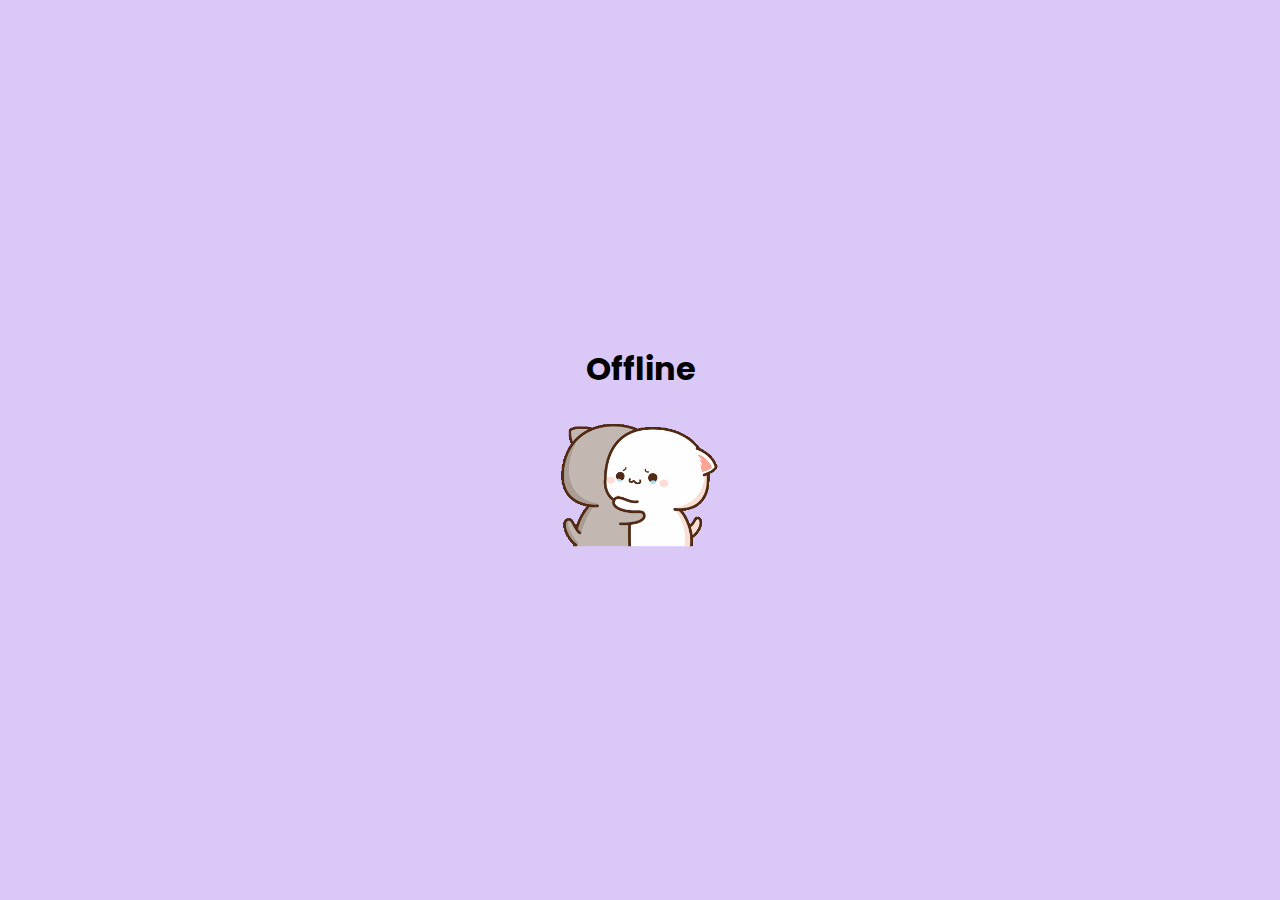
<file: index.html>
<!DOCTYPE html>
<html lang="pt-br">
<head>
    <link rel="stylesheet" href="iloveyou.css">
    <meta charset="UTF-8">
    <meta name="viewport" content="width=device-width, initial-scale=1.0">
    <title>I Love You</title>
</head>
<body>
    <main>
        <!--<div class="conteudos">
            <img src="narlison.png" alt=""></img>
            <h2>Coração do seu docinho❤️</h2>
            <p id="error-message">Dica pra senha -- Data Importante</p>
        </div>
        <form>
            <input type="text" name="nome" id="username"placeholder="Nome...">
            <input type="text" name="senha" id="password"placeholder="Senha...">
            <button class="shadow__btn" id="login-btn">Entrar</button>
        </form>-->
        
        <h1>Offline</h1>
        <img src="last-hold.gif" alt="" width="200px">
    </main>
    <script src="iloveyou.js"></script>
</body>
</html>
</file>
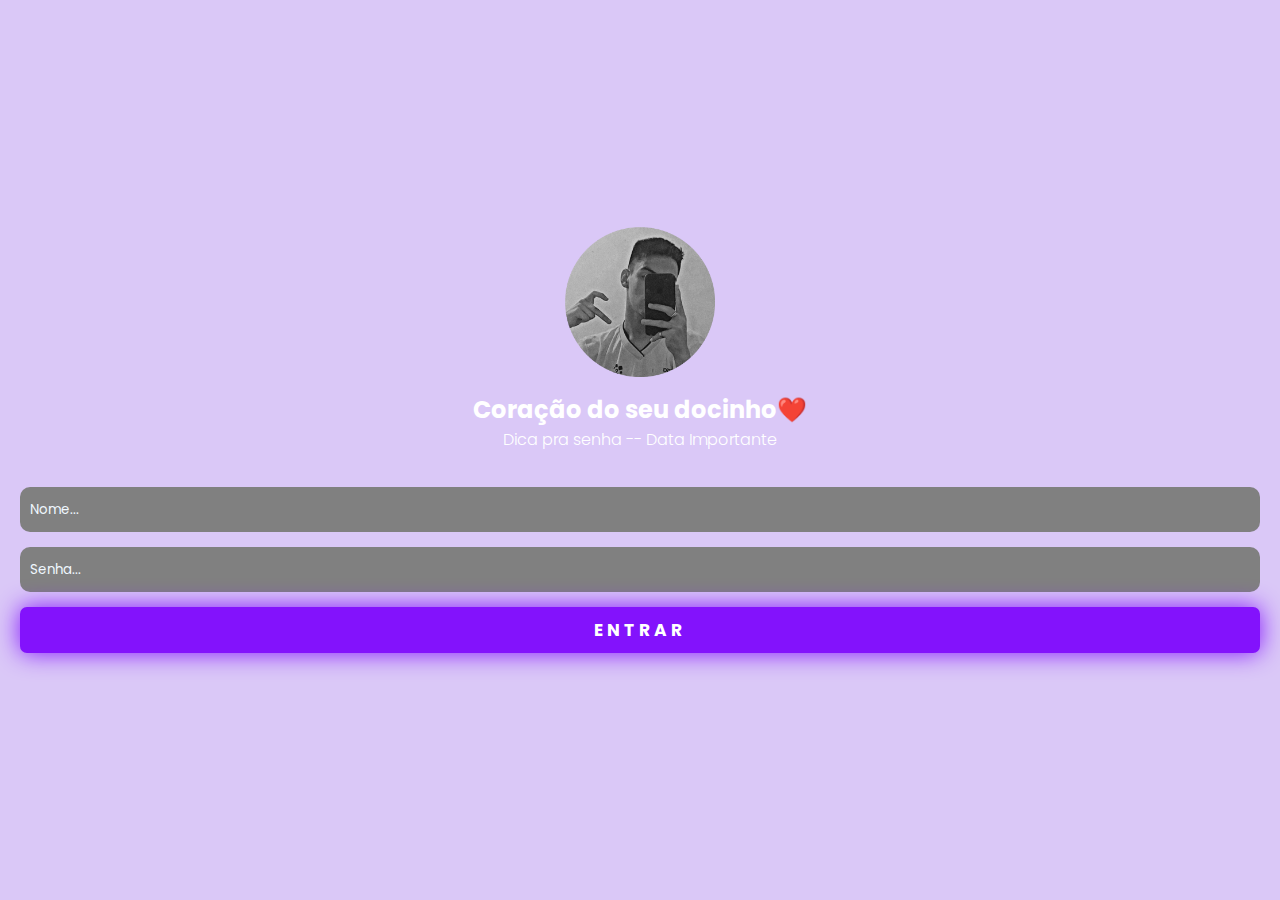
<file: 1-iloveyou.html>
<!DOCTYPE html>
<html lang="pt-br">
<head>
    <link rel="stylesheet" href="iloveyou.css">
    <meta charset="UTF-8">
    <meta name="viewport" content="width=device-width, initial-scale=1.0">
    <title>I Love You</title>
</head>
<body>
    <main>
        <div class="conteudos">
            <img src="narlison.png" alt=""></img>
            <h2>Coração do seu docinho❤️</h2>
            <p id="error-message">Dica pra senha -- Data Importante</p>
        </div>
        <form>
            <input type="text" name="nome" id="username"placeholder="Nome...">
            <input type="text" name="senha" id="password"placeholder="Senha...">
            <button class="shadow__btn" id="login-btn">Entrar</button>
        </form>
    </main>
    <script src="iloveyou.js"></script>
</body>
</html>
</file>
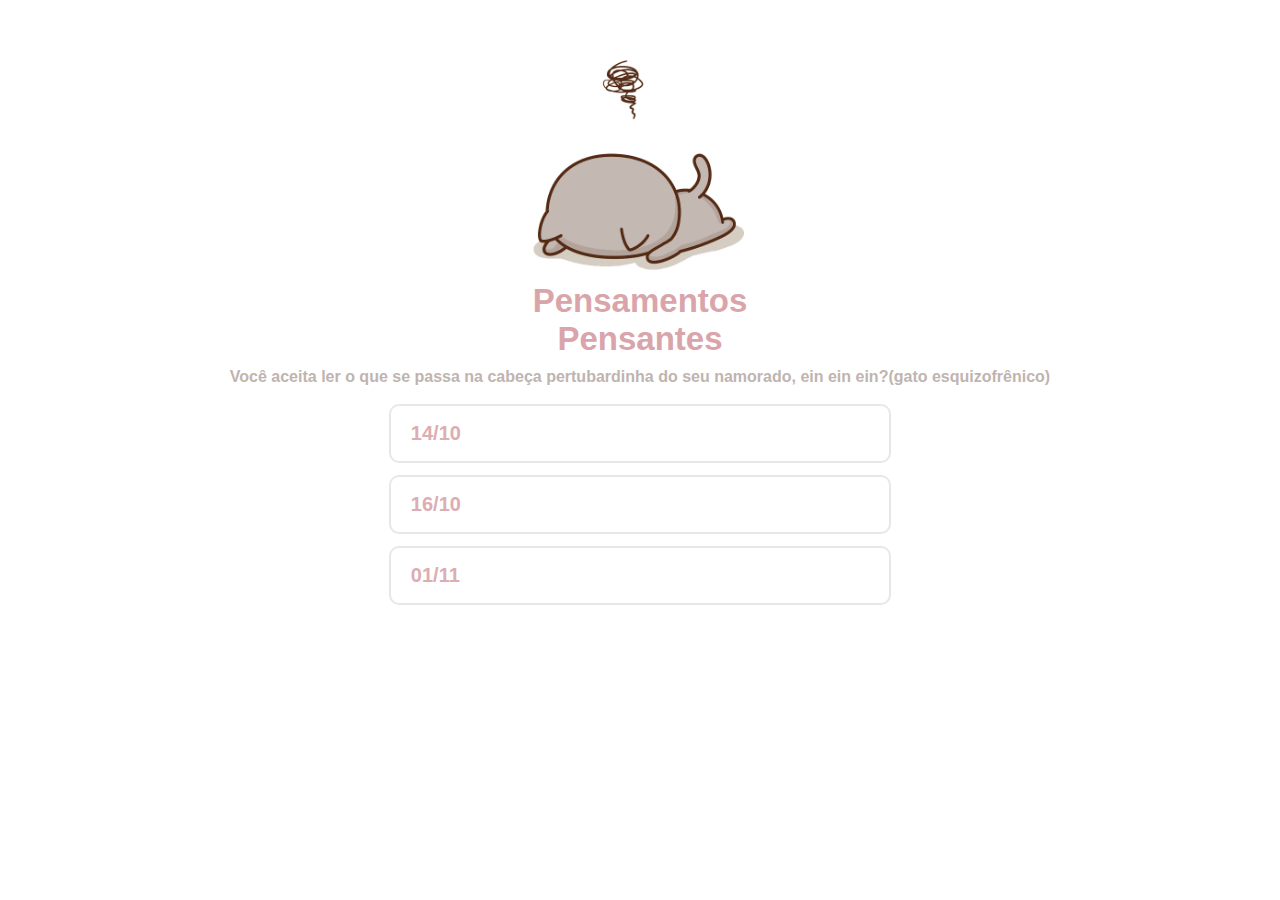
<file: 10-pensamentos.html>
<!DOCTYPE html>
<html>

<head>
  <link rel="stylesheet" href="pensamento.css">
  <meta charset="UTF-8">
  <meta name="viewport" content="width=device-width, initial-scale=1">
  <title>Pensamentos Pensantes</title>
</head>

<body>
  <nav>
    <img src="gatito-pensante.gif" alt="" class="gatinho-pensando">
    <h1 class="titulo">Pensamentos</h1>
    <h2 class="sub-titulo">Pensantes</h2>
    <p class="paragrafo-inicial">Você aceita ler o que se passa na cabeça pertubardinha do seu namorado, ein ein ein?(gato esquizofrênico)</p>
  </nav>
  <main>
	
	<section class="accordion" id="overview">
		<h1 class="title"><a href="#overview">14/10</a></h1>
		<div class="content">
			<div class="wrapper">
				<p class="paragrafo-wrapper">
					Hoje, o sol e a lua se encontraram no céu, criando um momento mágico. Isso nos lembra que o amor pode superar obstáculos, mesmo que leve tempo. Mas ao contrário desse encontro fugaz, desejo que o nosso amor dure para sempre, iluminando nossas vidas com felicidade eterna.
				</p>
			</div>
		</div>
	</section>

	<section class="accordion" id="how-does-it-work">
		<h1 class="title"><a href="#how-does-it-work">16/10</a></h1>
		<div class="content">
			<div class="wrapper">
				<p>
				  Leonardo da Vinci disse uma vez quê <blockquote>
				    <q>As mais lindas palavras de amor são ditas no silêncio de um olhar.</q>
				  </blockquote>
				  <br> Quando eu olho pra você eu vejo um universo infinito de possibilidades pra gente, eu espero muito que todas se realizem.
				    vejo em você o que nunca vi em alguém, uma pessoa amorosa, linda, perfeita e que eu quero sempre estar do lado, seja nos bons ou maus momentos.
				</p>
			</div>
		</div>
	</section>

	<section class="accordion" id="inspiration">
		<h1 class="title"><a href="#inspiration">01/11</a></h1>
		<div class="content">
			<div class="wrapper">
				<p>
					Mais um mês pra gente, só quero te dizer que foi mais um mês incrível pra mim. <br> Você é uma pessoa maravilhosa, amo estar do seu lado, parece que as coisas são mais divertidas e coloridas com você por perto. <br> Talvez não ache o mesmo sobre mim as vezes, já que na maior parte do tempo eu fico sendo chato. Mas eu amo muito você, amo do fundo do meu coração. Você é a mulher da minha vida, e eu quero ter você para sempre nela. Eu te amo amorzito, que venham mais meses e anos.
				</p>
			</div>
		</div>
	</section>
</main>
</body>

</html>
</file>
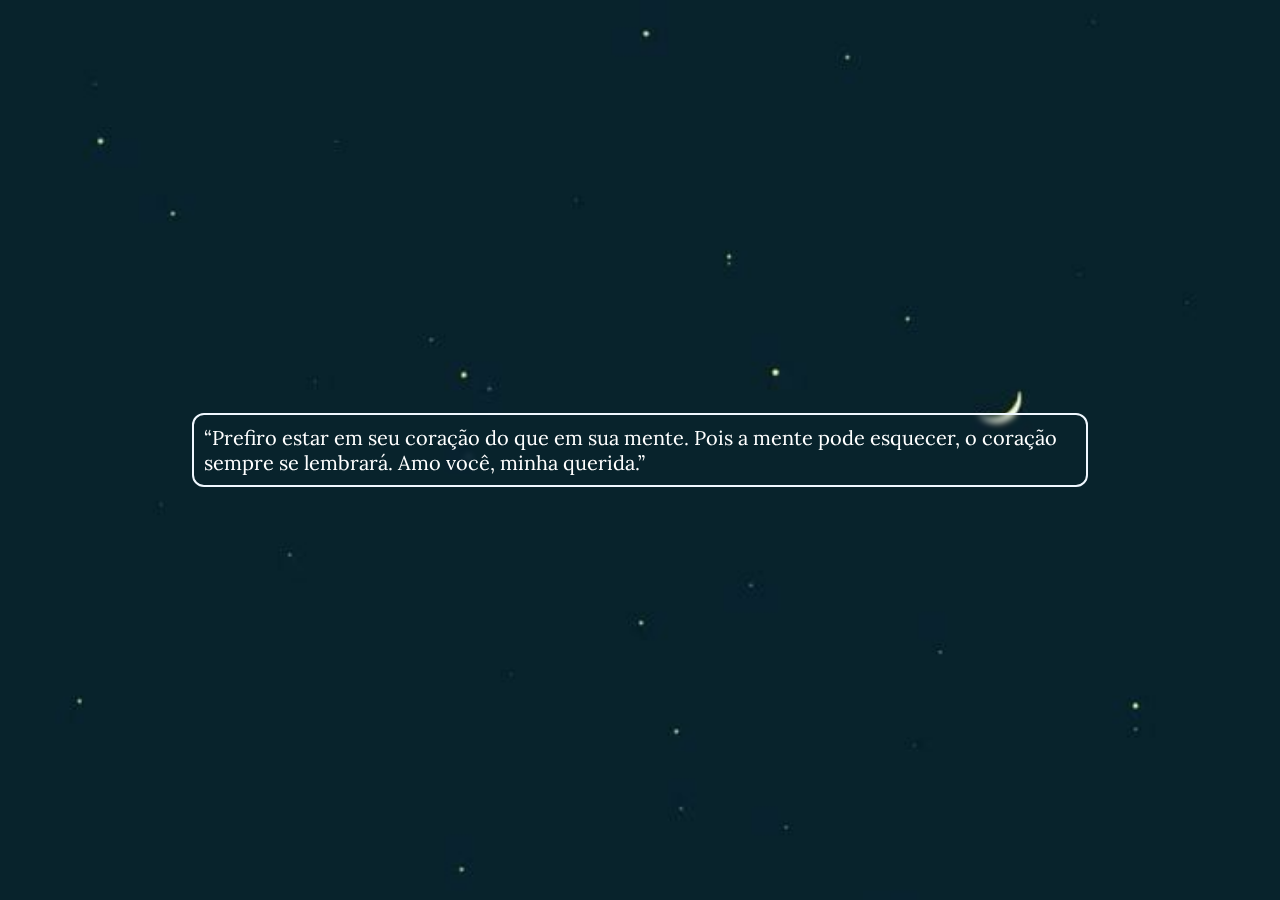
<file: 2-home.html>
<!DOCTYPE html>
<html lang="pt-br">
<head>
    <link rel="stylesheet" href="home.css">
    <meta charset="UTF-8">
    <meta name="viewport" content="width=device-width, initial-scale=1.0">
    <title>Home</title>
</head>
<body>
    <main>
        <nav>
            <blockquote class="card-pulse">
                <q class="frase">Prefiro estar em seu coração do que em sua mente. Pois a mente pode esquecer, o coração sempre se lembrará. Amo você, minha querida.</q>
            </blockquote>
        </nav>
    </main>
    <script src="home.js"></script>
</body>
</html>
</file>
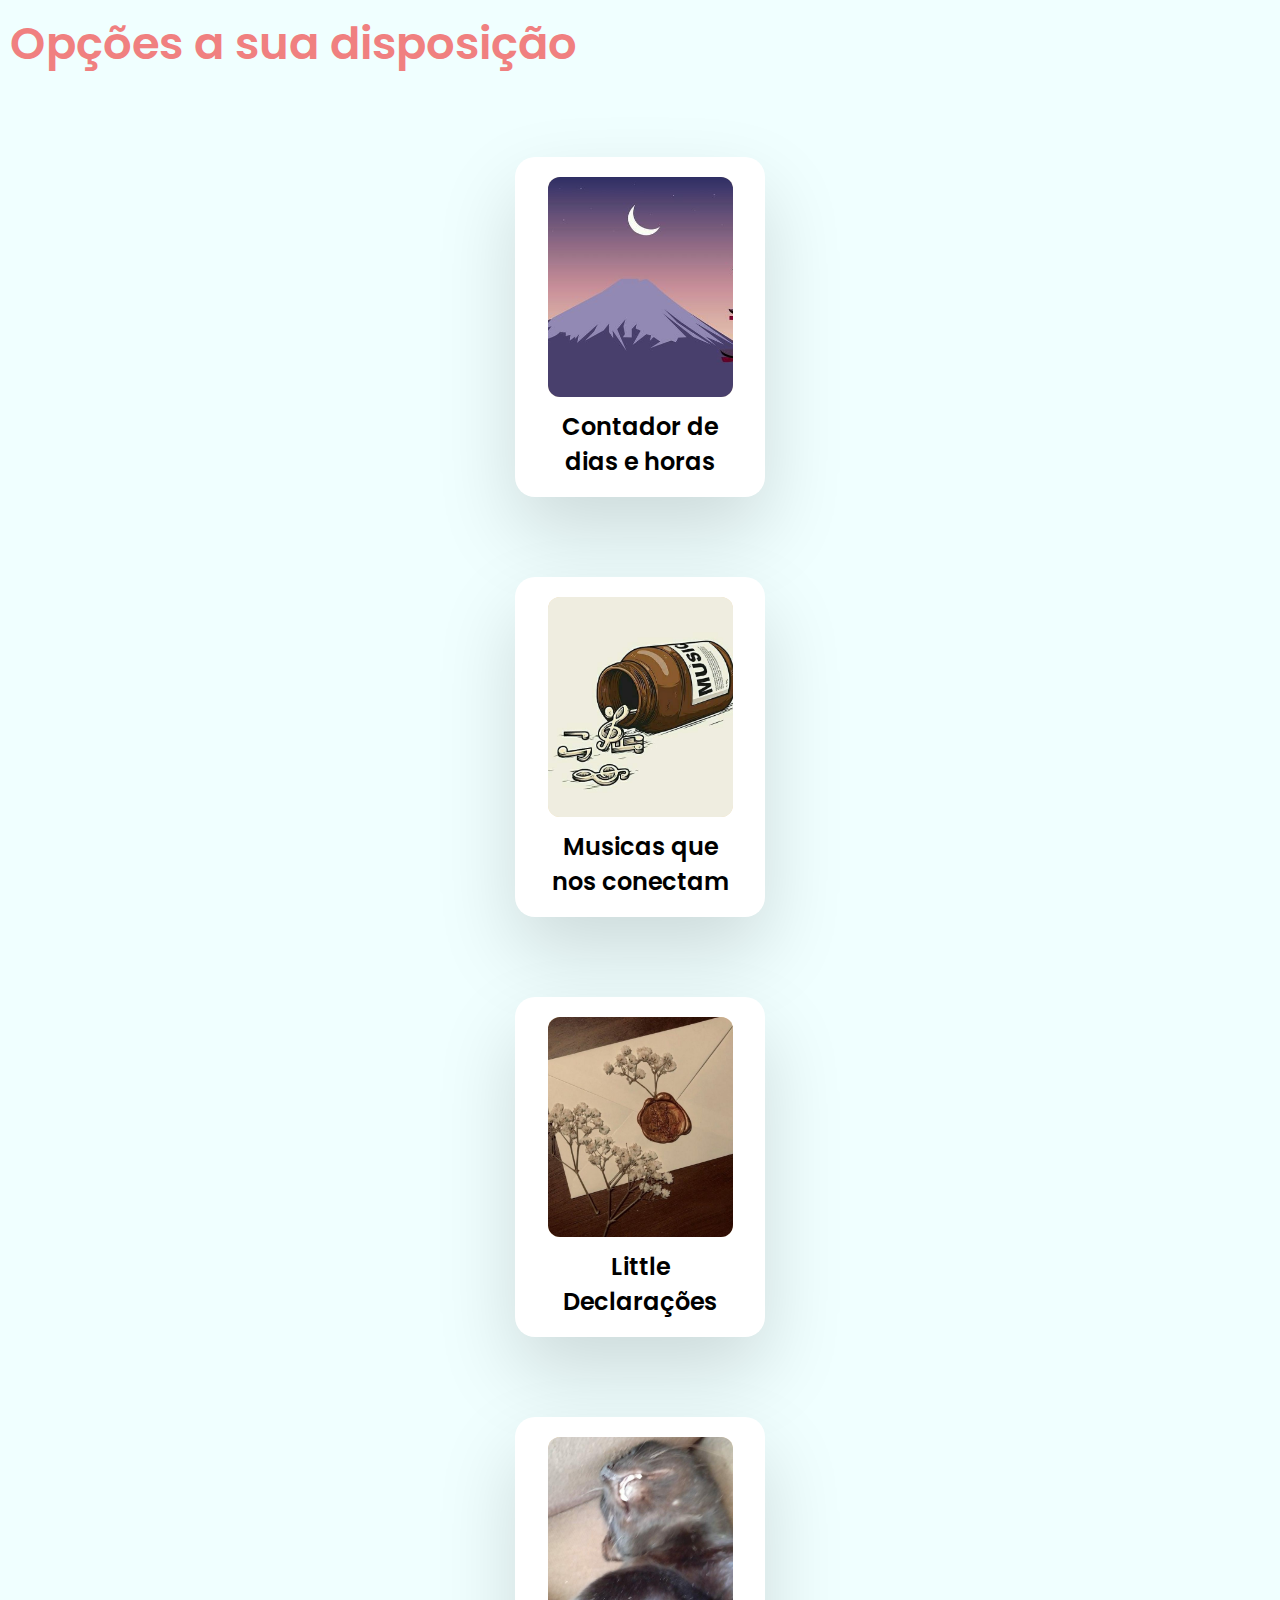
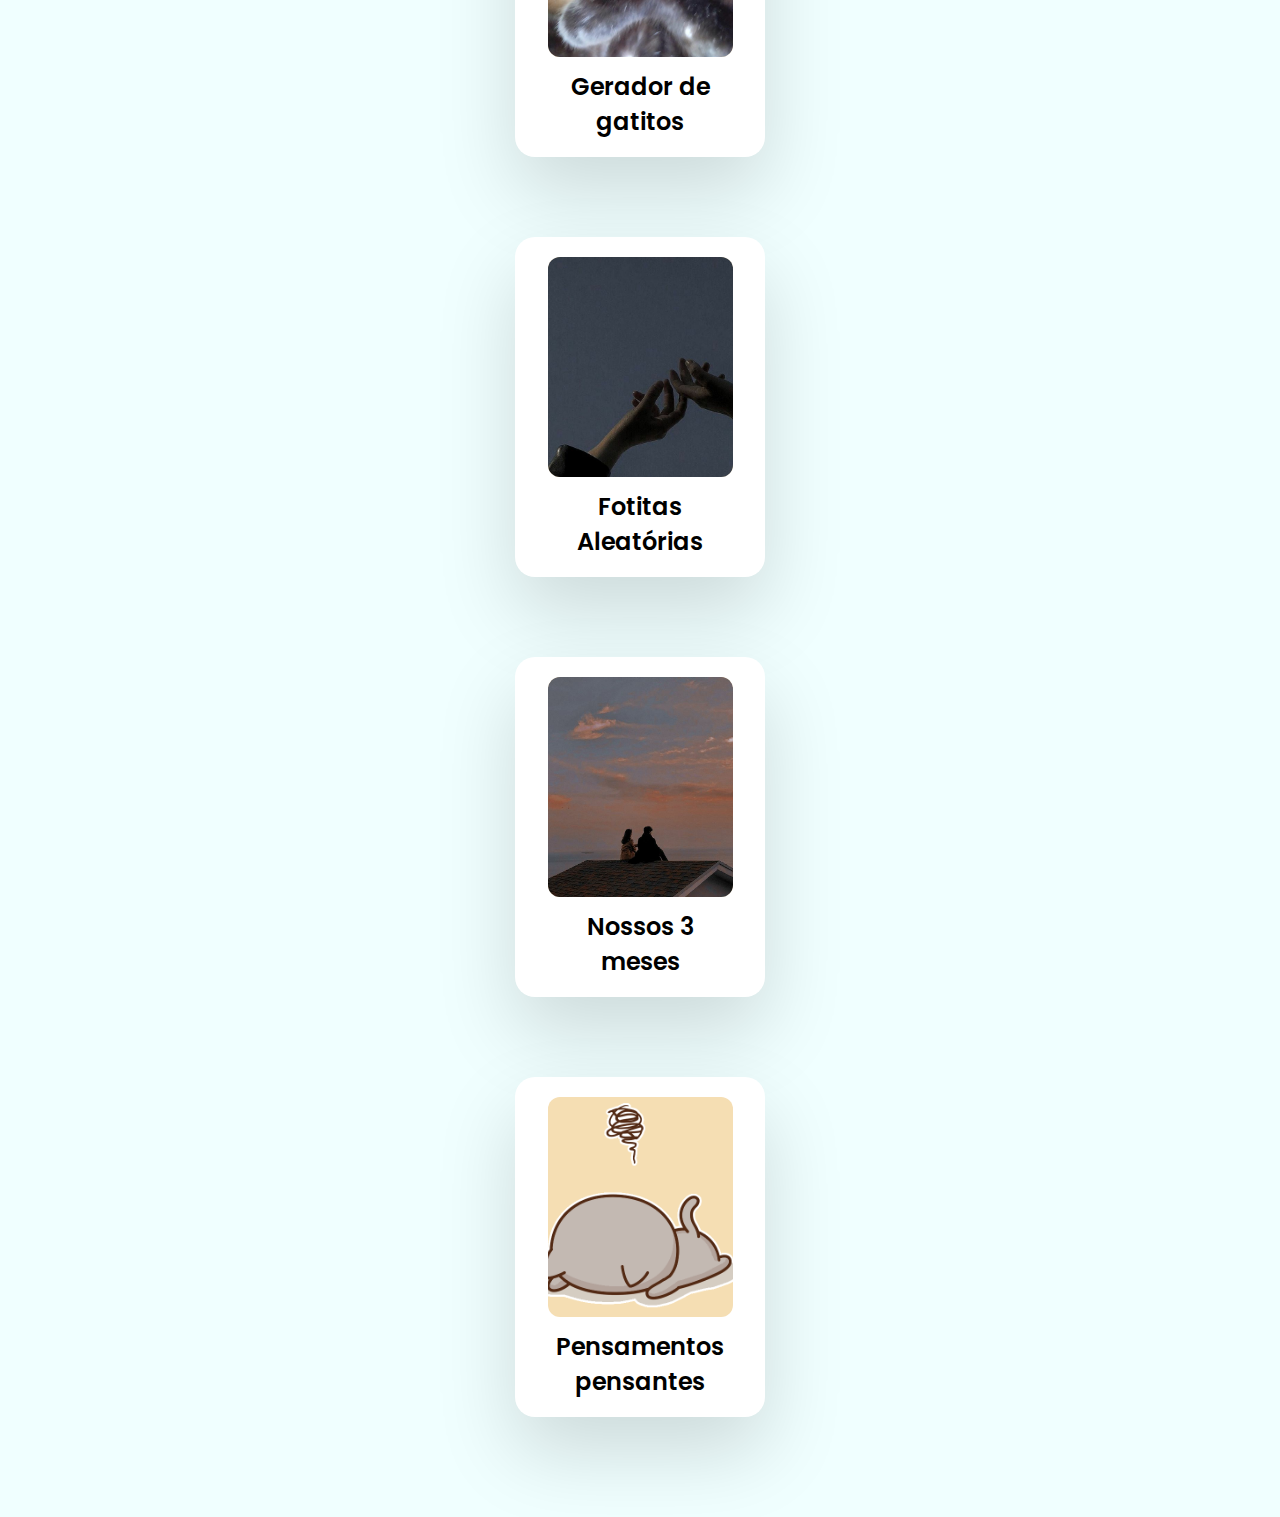
<file: 3-select-home.html>
<!DOCTYPE html>
<html lang="pt-br">
<head>
    <link rel="stylesheet" href="select-home.css">
    <meta charset="UTF-8">
    <meta name="viewport" content="width=device-width, initial-scale=1.0">
    <title>Opções</title>
</head>
<body>
    <main>
        <header>
            <h1>Opções a sua disposição</h1>
        </header>
        <div class="container">
            <div class="card">
                <div class="img-box">
                    <img src="img-card.jpg" alt=""></img>
                </div>
                <div class="content">
                    <h2>Contador de dias e horas</h2>
                    <p>
                        conta os dias, horas, minutos e segundos desde que iniciamos nosso namoro 🙃
                    </p>
                    <a href="4-contador.html">Aperte em mim</a>
                </div>
            </div>
            <div class="card">
                <div class="img-box">
                    <img src="musica-icon.jpg" alt=""></img>
                </div>
                <div class="content">
                    <h2>Musicas que nos conectam</h2>
                    <p>
                       trechos de músicas que me fazem lembrar de você ❤️
                    </p>
                    <a href="5-musicas.html">Aperte em mim</a>
                </div>
            </div>
            <div class="card">
                <div class="img-box">
                    <img src="declaracoes-icon.jpg" alt=""></img>
                </div>
                <div class="content">
                    <h2>Little Declarações</h2>
                    <p>
                       Tentativas de te deixar bobinha
                    </p>
                    <a href="6-declaracoes.html">Aperte em mim</a>
                </div>
            </div>
             <div class="card">
                <div class="img-box">
                    <img src="gatitos-icon.jpg" alt=""></img>
                </div>
                <div class="content">
                    <h2>Gerador de gatitos</h2>
                    <p>
                       Literalmente pode gerar mais de 1000 gatitos😼
                    </p>
                    <a href="7-gatitos.html">Aperte em mim</a>
                </div>
            </div>
             <div class="card">
                <div class="img-box">
                    <img src="fotita.jpg" alt=""></img>
                </div>
                <div class="content">
                    <h2>Fotitas Aleatórias</h2>
                    <p>
                       Fotos esquizofrênicas nossas
                    </p>
                    <a href="8-fotitas-aleatorias.html">Aperte em mim</a>
                </div>
            </div>
            <div class="card">
                <div class="img-box">
                    <img src="3-meses.jpg" alt=""></img>
                </div>
                <div class="content">
                    <h2>Nossos 3 meses</h2>
                    <p>
                       Eu te amo minha princesa, obrigado por você existir.
                    </p>
                    <a href="9-nosso-mes.html">Aperte em mim</a>
                </div>
            </div>
            
              <div class="card">
                <div class="img-box">
                    <img src="gatito-pensante.gif" alt=""></img>
                </div>
                <div class="content">
                    <h2>Pensamentos pensantes</h2>
                    <p>
                       Tudo que se passa na cabeça do yellow cat
                    </p>
                    <a href="10-pensamentos.html">Aperte em mim</a>
                </div>
            </div>
        </div>
    </main>
</body>
</html>
</file>
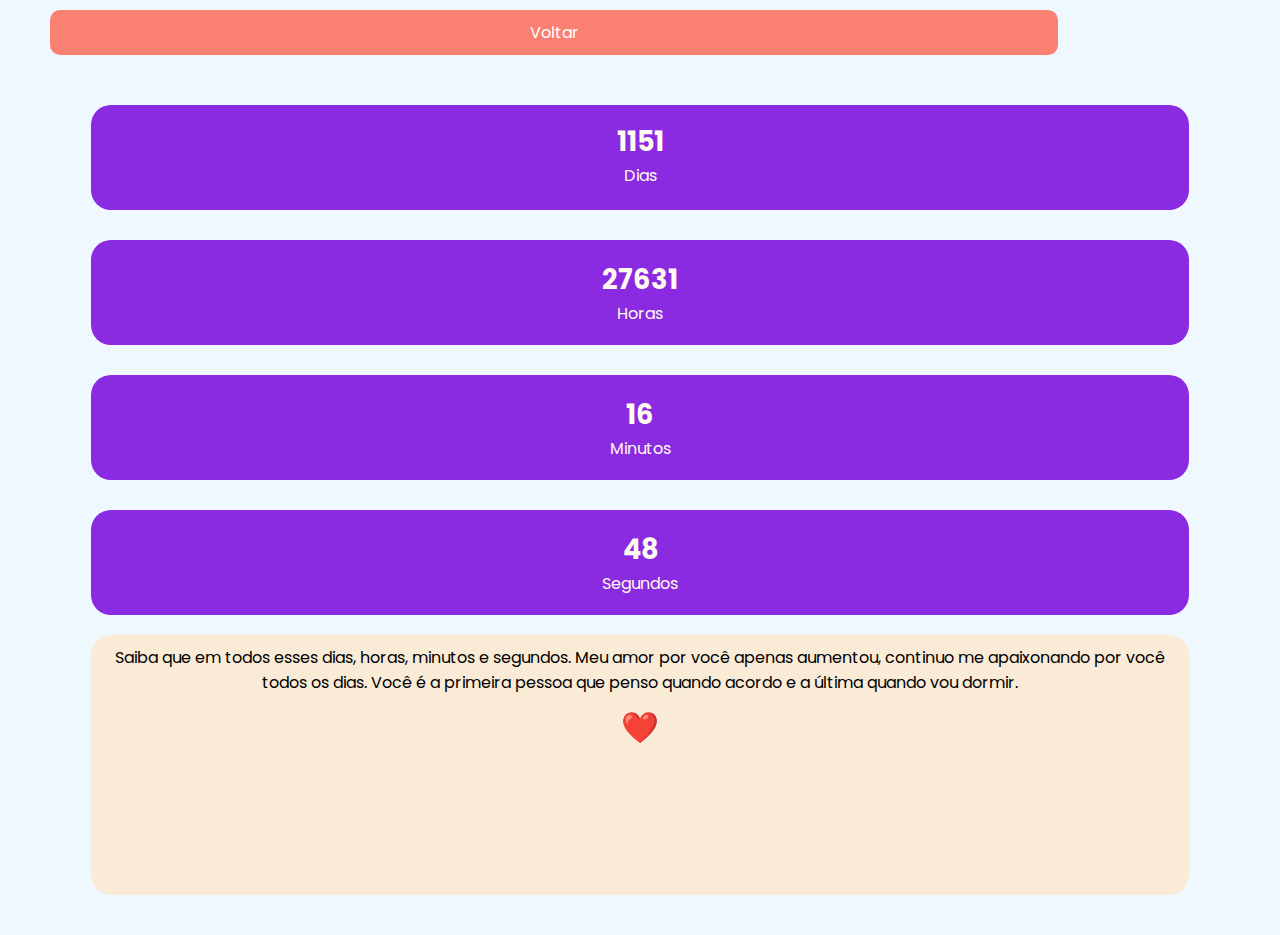
<file: 4-contador.html>
<!DOCTYPE html>
<html lang="pt">
<head>
    <link rel="stylesheet" href="contador.css">
    <meta charset="UTF-8">
    <meta name="viewport" content="width=device-width, initial-scale=1.0">
    <title>Título da página</title>
</head>
<body>
    <main>
        <header>
            <a href="3-select-home.html">Voltar</a>
        </header>
        <nav>
            <div class="card">
                <div class="textos">
                    <h1 id="contador-dias"class="title"></h1>
                    <p>Dias</p>
                </div>
            </div>
            <div class="card-tempo">
                <div class="textos-tempo">
                    <h1 id="hora"class="hora"></h1>
                    <p>Horas</p>
                </div>
                </div>
            <div class="card-tempo">
                <div class="textos-tempo">
                    <h1 id="minuto"class="minutos"></h1>
                    <p>Minutos</p>
                </div>
                </div>
            <div class="card-tempo">
                <div class="textos-tempo">
                    <h1 id="segundo"class="segundos"></h1>
                    <p>Segundos</p>
                </div>
                </div>
            <section>
            
            <div class="container">
                <p>Saiba que em todos esses dias, horas, minutos e segundos. Meu amor por você apenas aumentou, continuo me apaixonando por você todos os dias. Você é a primeira pessoa que penso quando acordo e a última quando vou dormir.</p>
                <div class="icone">
                    <h1>❤️</h1>
                </div>
            </div>
        </section>
        </nav>
    </main>
    <script src="contador.js"></script>
</body>
</html>
</file>
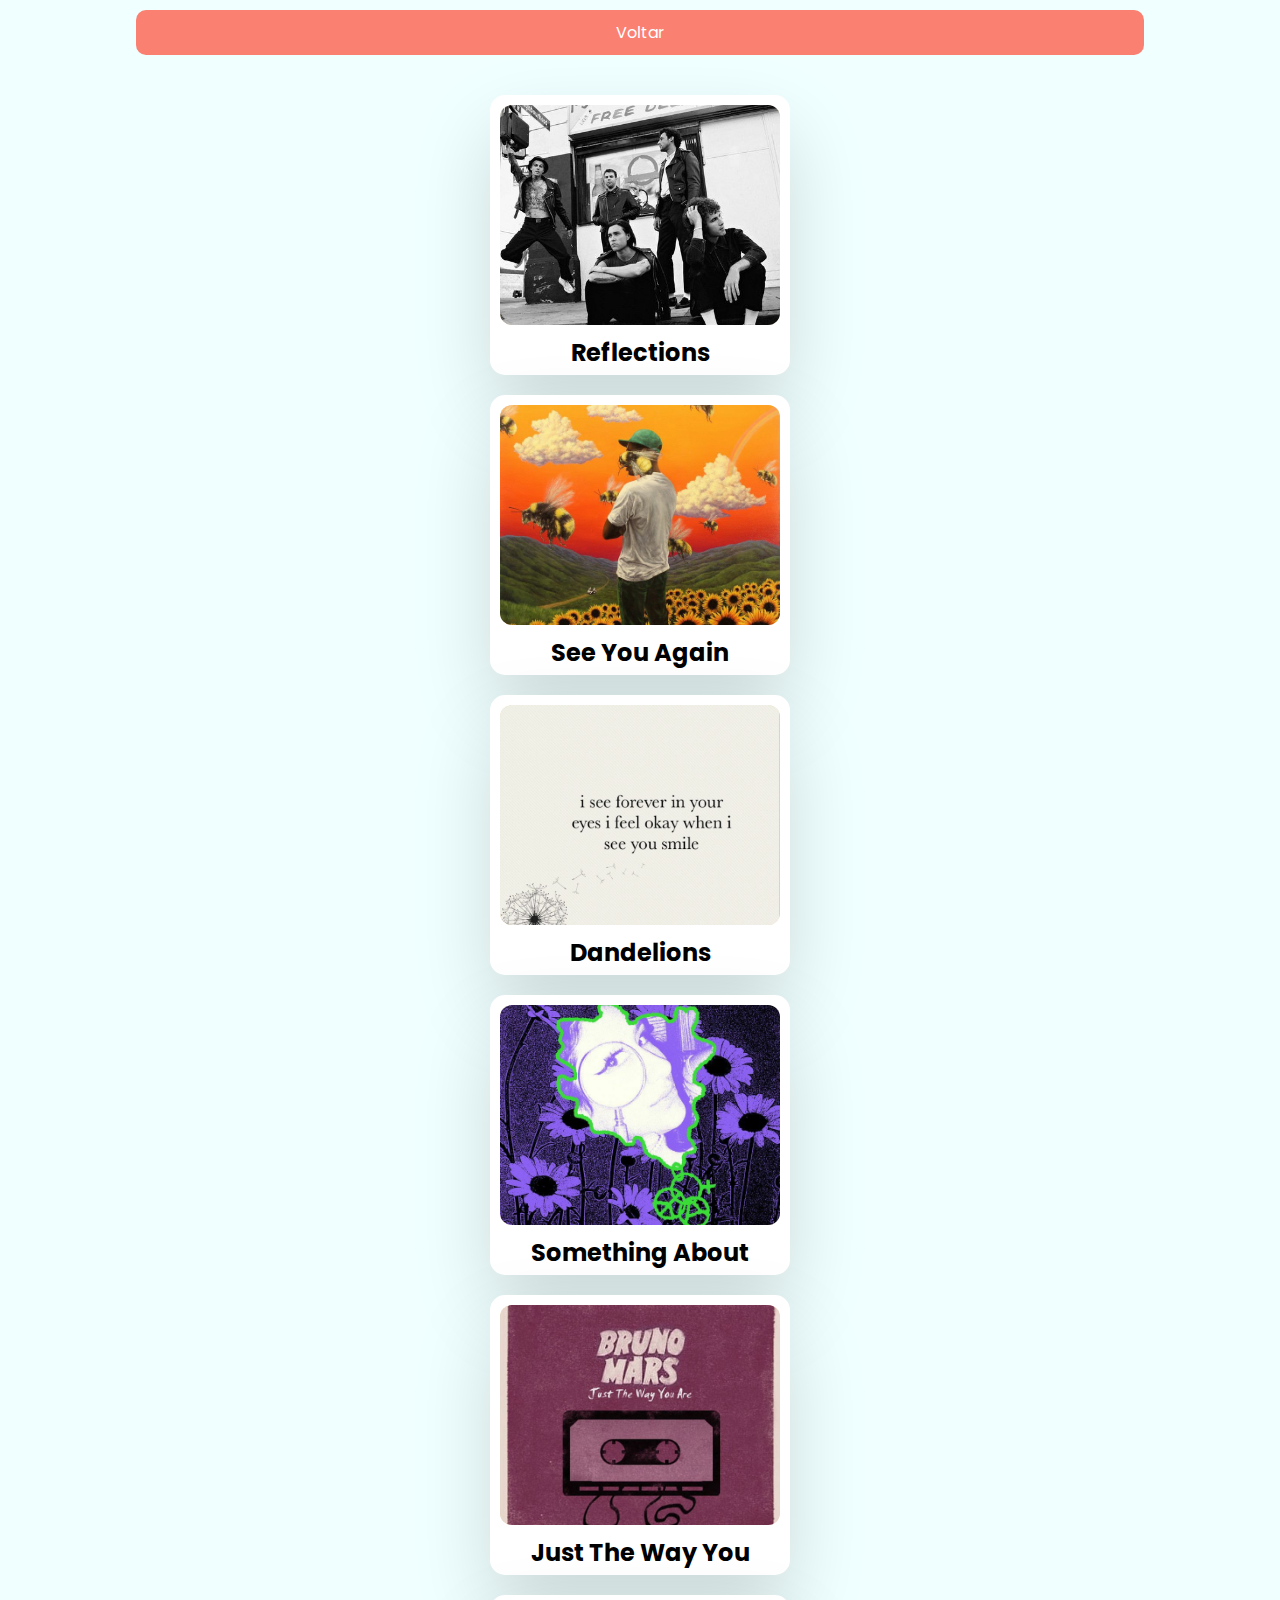
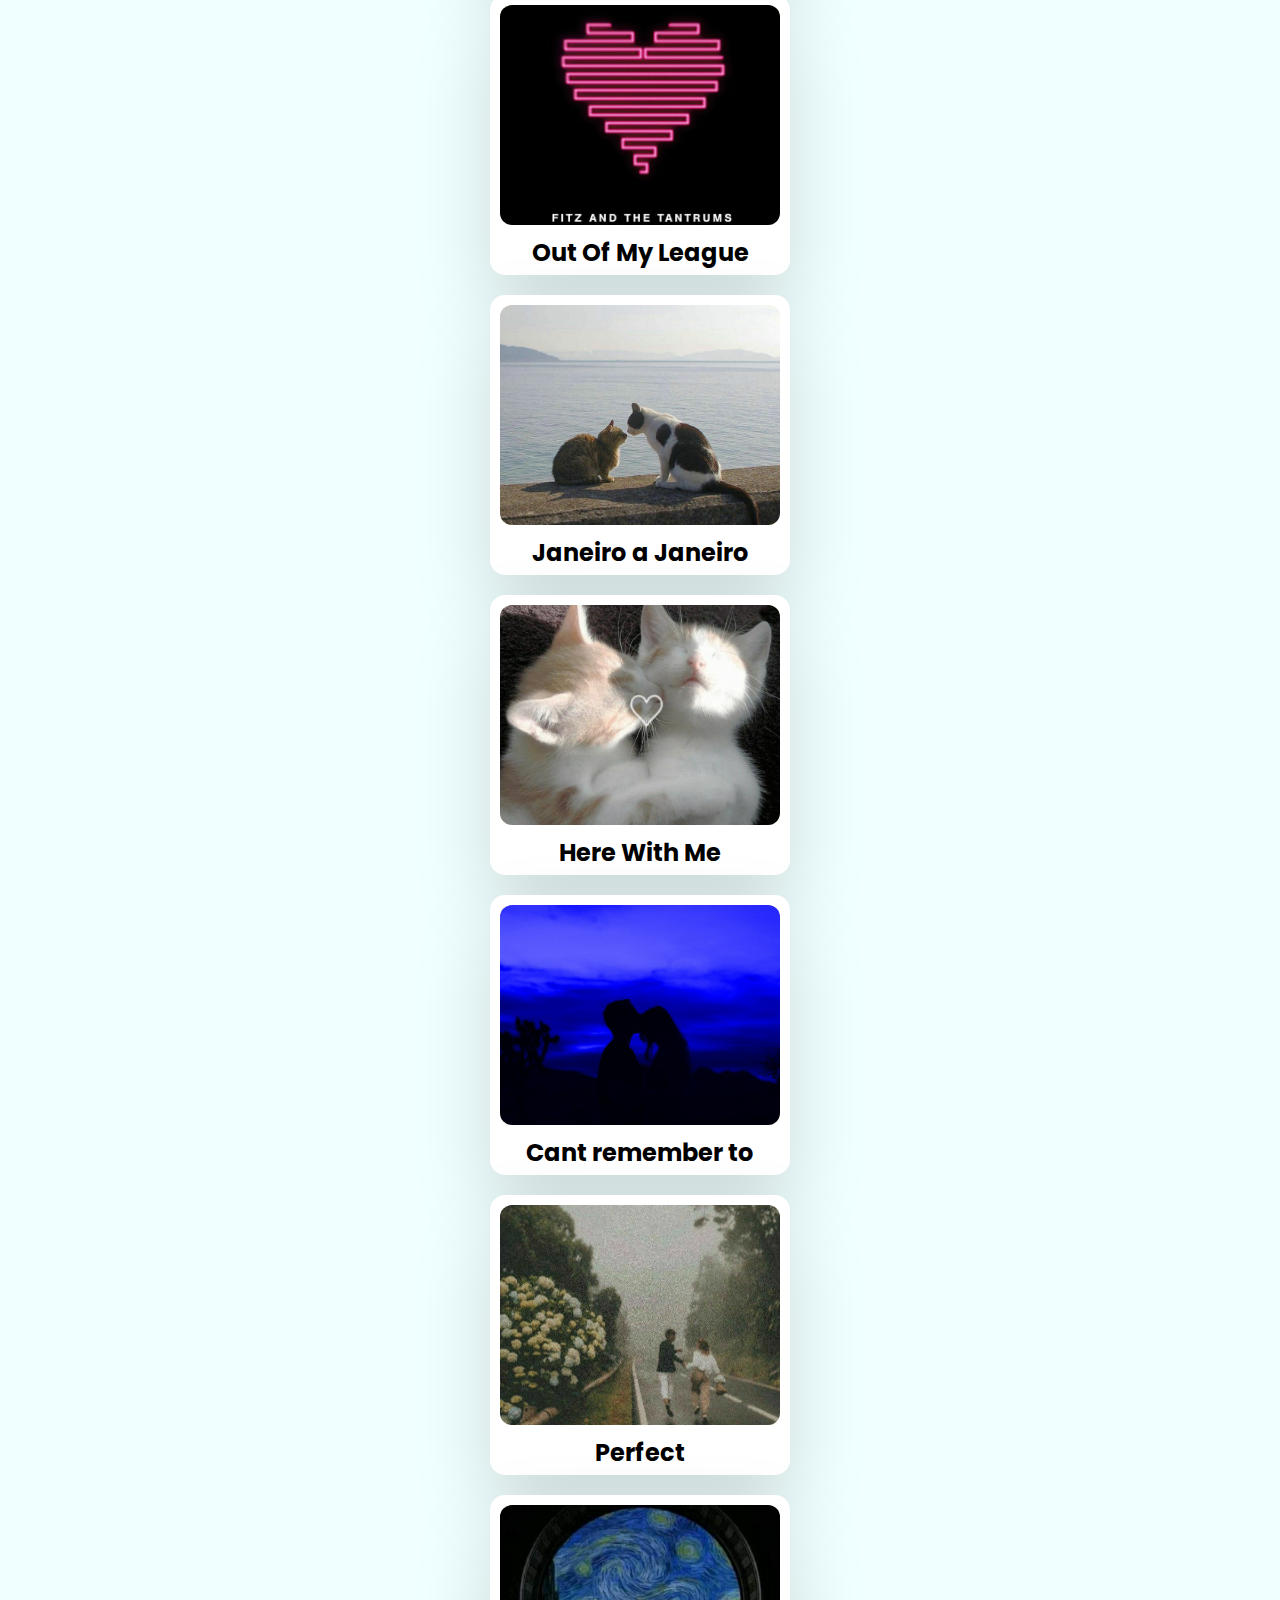
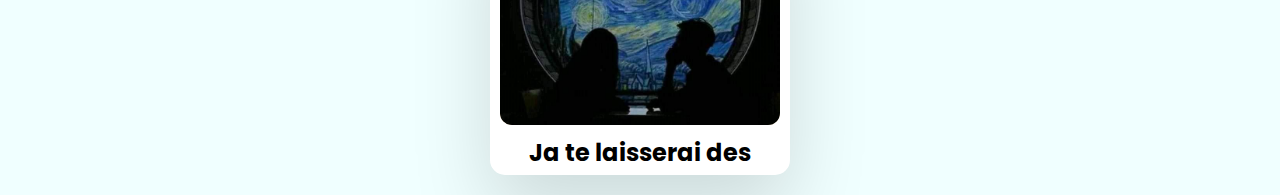
<file: 5-musicas.html>
<!DOCTYPE html>
<html lang="pt-br">
<head>
    <link rel="stylesheet" href="musicas.css">
    <meta charset="UTF-8">
    <meta name="viewport" content="width=device-width, initial-scale=1.0">
    <title>Nossas músicas</title>
</head>
<body>
    <main>
        <header>
            <a href="3-select-home.html">Voltar</a>
        </header>
        <div class="container">
            <div class="card">
                <div class="imagem">
                    <img src="teste.jpg" alt=""></img>
                </div>
                <div class="textos">
                    <h2>Reflections</h2>
                    <q>Eu nunca conheci alguém como você</q>
                    <br>
                    <q>Eu vejo meu reflexo nos seus olhos</q>
                </div>
            </div>
            <div class="card">
                <div class="imagem">
                    <img src="seeyouagain.jpg" alt=""></img>
                </div>
                <div class="textos">
                    <h2>See You Again</h2>
                    <q>Vejo apenas seu rosto quando fecho meus olhos</q>
                    <br>
                    <q>Posso ganhar um beijo? e você pode fazer durar para sempre?</q>
                </div>
            </div>
            <div class="card">
                <div class="imagem">
                    <img src="dandelions.jpg" alt=""></img>
                </div>
                <div class="textos">
                    <h2>Dandelions</h2>
                    <q>Ouvi falar de um amor que vem uma vez na vida, e tenho certeza que esse amor é você</q>
                </div>
            </div>
            <div class="card">
                <div class="imagem">
                    <img src="somethingaboutyou.jpg" alt=""></img>
                </div>
                <div class="textos">
                    <h2>Something About You</h2>
                    <q>Ela é como um sonho, a garota mais linda que já vi</q>
                </div>
            </div>
            <div class="card">
                <div class="imagem">
                    <img src="justthewayyouare.jpg" alt=""></img>
                </div>
                <div class="textos">
                    <h2>Just The Way You Are</h2>
                    <q>Os olhos dela fazem as estrelas perderem o brilho</q>
                </div>
            </div>
            <div class="card">
                <div class="imagem">
                    <img src="outofmyleague.jpg" alt=""></img>
                </div>
                <div class="textos">
                    <h2>Out Of My League</h2>
                    <q>Você é mais do que apenas um sonho</q>
                </div>
            </div>
            <div class="card">
                <div class="imagem">
                    <img src="janeiro-a-janeiro.jpg" alt=""></img>
                </div>
                <div class="textos">
                    <h2>Janeiro a Janeiro</h2>
                    <q>Meu amor não será passageiro, te amarei de janeiro a janeiro</q>
                </div>
            </div>
            <div class="card">
                <div class="imagem">
                    <img src="herewithme.jpg" alt=""></img>
                </div>
                <div class="textos">
                    <h2>Here With Me</h2>
                    <q>Enquanto eu estiver com você terei um sorriso no rosto</q>
                </div>
            </div>
            <div class="card">
                <div class="imagem">
                    <img src="kiss-in-the-moonlight.jpg" alt=""></img>
                </div>
                <div class="textos">
                    <h2>Cant remember to forget you</h2>
                    <q>Quando você me olha, a única memória é de nós nos beijando a luz do luar</q>
                </div>
            </div>
            <div class="card">
                <div class="imagem">
                    <img src="perfect.jpg" alt=""></img>
                </div>
                <div class="textos">
                    <h2>Perfect</h2>
                    <q>Eu vejo nosso futuro no seu olhar</q>
                </div>
            </div>
            <div class="card">
                <div class="imagem">
                    <img src="ja-te-laisserai.jpg" alt=""></img>
                </div>
                <div class="textos">
                    <h2>Ja te laisserai des mots</h2>
                    <q>Quando se sentir perdida, beije-me quando quiser.</q>
                </div>
            </div>
        </div>
    </main>
</body>
</html>
</file>
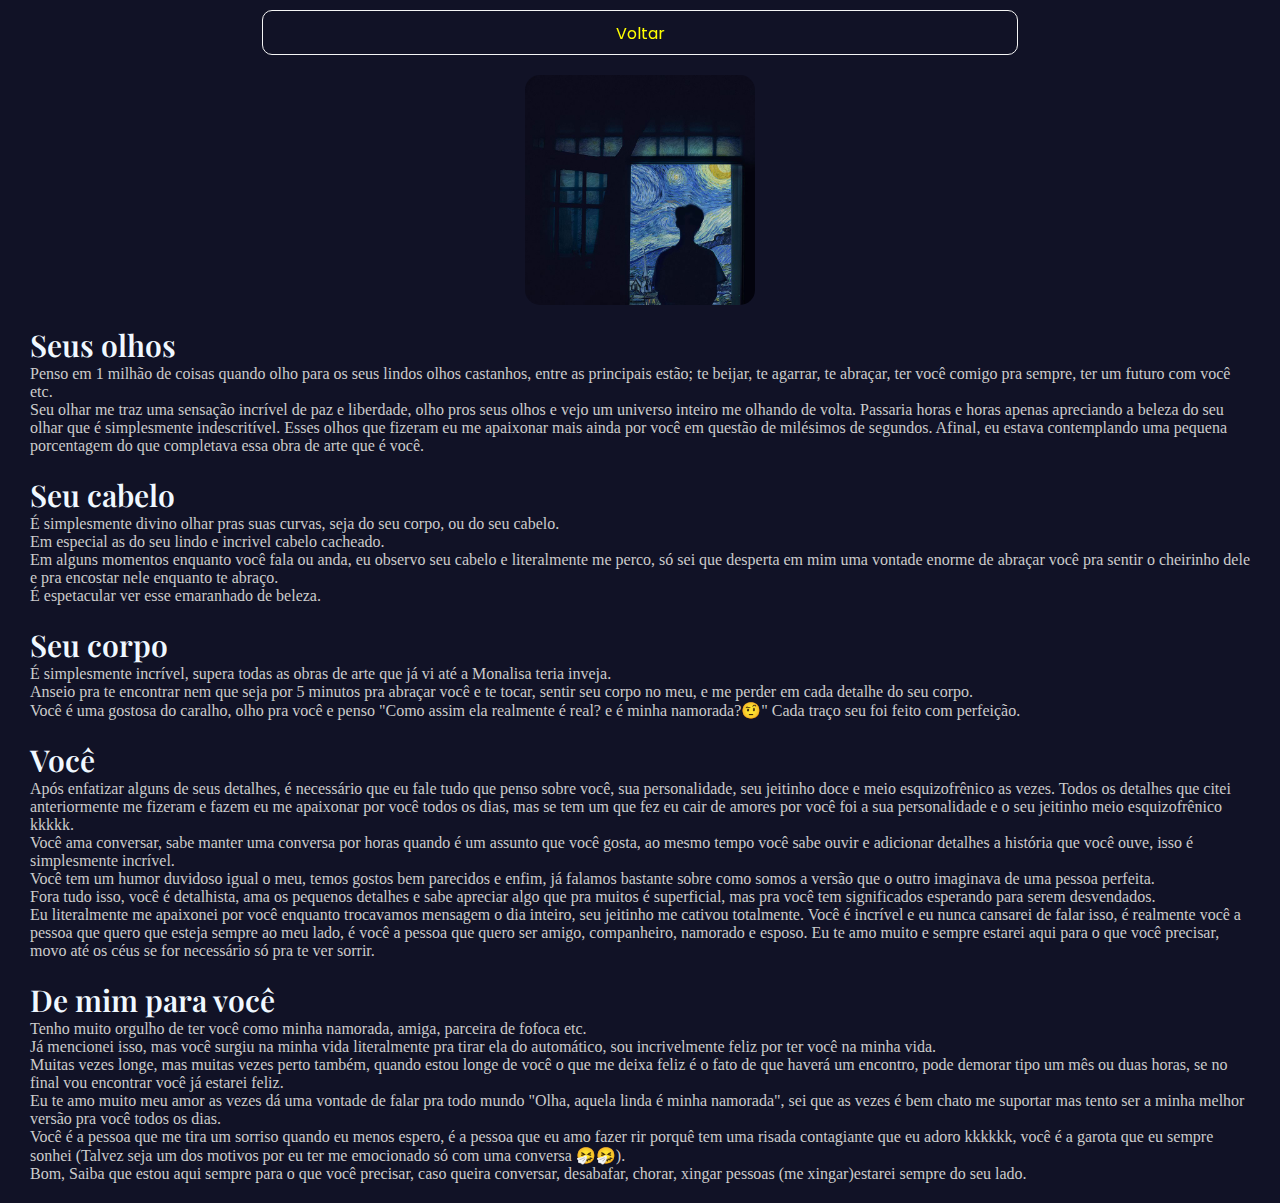
<file: 6-declaracoes.html>
<!DOCTYPE html>
<html lang="pt-br">
<head>
    <link rel="stylesheet" href="declaracoes.css">
    <meta charset="UTF-8">
    <meta name="viewport" content="width=device-width, initial-scale=1.0">
    <title>declarações</title>
</head>
<body>
    <main>
        <header>
            <a href="3-select-home.html">Voltar</a>
        </header>
        <div class="container">
                <img src="van-gogh-declaracoes.jpg" alt=""></img>
            <div class="textos">
                <h1>Seus olhos</h1>
                <p>Penso em 1 milhão de coisas quando olho para os seus lindos olhos castanhos, entre as principais estão; te beijar, te agarrar, te abraçar, ter você comigo pra sempre, ter um futuro com você etc.<br> Seu olhar me traz uma sensação incrível de paz e liberdade, olho pros seus olhos e vejo um universo inteiro me olhando de volta. Passaria horas e horas apenas apreciando a beleza do seu olhar que é simplesmente indescritível. Esses olhos que fizeram eu me apaixonar mais ainda por você em questão de milésimos de segundos. Afinal, eu estava contemplando uma pequena porcentagem do que completava essa obra de arte que é você.</p>
            </div>
            <div class="textos">
                <h1>Seu cabelo</h1>
                <p>É simplesmente divino olhar pras suas curvas, seja do seu corpo, ou do seu cabelo. <br>Em especial as do seu lindo e incrivel cabelo cacheado.<br> Em alguns momentos enquanto você fala ou anda, eu observo seu cabelo e literalmente me perco, só sei que desperta em mim uma vontade enorme de abraçar você pra sentir o cheirinho dele e pra encostar nele enquanto te abraço.<br>É espetacular ver esse emaranhado de beleza.</p>
            </div>
            <div class="textos">
                <h1>Seu corpo</h1>
                <p>É simplesmente incrível, supera todas as obras de arte que já vi até a Monalisa teria inveja.<br>Anseio pra te encontrar nem que seja por 5 minutos pra abraçar você e te tocar, sentir seu corpo no meu, e me perder em cada detalhe do seu corpo. <br>Você é uma gostosa do caralho, olho pra você e penso "Como assim ela realmente é real? e é minha namorada?🤨" Cada traço seu foi feito com perfeição.</p>
            </div>
            <div class="textos">
                <h1>Você</h1>
                <p>Após enfatizar alguns de seus detalhes, é necessário que eu fale tudo que penso sobre você, sua personalidade, seu jeitinho doce e meio esquizofrênico as vezes. Todos os detalhes que citei anteriormente me fizeram e fazem eu me apaixonar por você todos os dias, mas se tem um que fez eu cair de amores por você foi a sua personalidade e o seu jeitinho meio esquizofrênico kkkkk. <br>Você ama conversar, sabe manter uma conversa por horas quando é um assunto que você gosta, ao mesmo tempo você sabe ouvir e adicionar detalhes a história que você ouve, isso é simplesmente incrível. <br>Você tem um humor duvidoso igual o meu, temos gostos bem parecidos e enfim, já falamos bastante sobre como somos a versão que o outro imaginava de uma pessoa perfeita. <br>Fora tudo isso, você é detalhista, ama os pequenos detalhes e sabe apreciar algo que pra muitos é superficial, mas pra você tem significados esperando para serem desvendados. <br>Eu literalmente me apaixonei por você enquanto trocavamos mensagem o dia inteiro, seu jeitinho me cativou totalmente. Você é incrível e eu nunca cansarei de falar isso, é realmente você a pessoa que quero que esteja sempre ao meu lado, é você a pessoa que quero ser amigo, companheiro, namorado e esposo. Eu te amo muito e sempre estarei aqui para o que você precisar, movo até os céus se for necessário só pra te ver sorrir.</p>
            </div>
            <div class="textos">
                <h1>De mim para você</h1>
                <p>Tenho muito orgulho de ter você como minha namorada, amiga, parceira de fofoca etc. <br>Já mencionei isso, mas você surgiu na minha vida literalmente pra tirar ela do automático, sou incrivelmente feliz por ter você na minha vida.<br>Muitas vezes longe, mas muitas vezes perto também, quando estou longe de você o que me deixa feliz é o fato de que haverá um encontro, pode demorar tipo um mês ou duas horas, se no final vou encontrar você já estarei feliz. <br>Eu te amo muito meu amor as vezes dá uma vontade de falar pra todo mundo "Olha, aquela linda é minha namorada", sei que as vezes é bem chato me suportar mas tento ser a minha melhor versão pra você todos os dias. <br>Você é a pessoa que me tira um sorriso quando eu menos espero, é a pessoa que eu amo fazer rir porquê tem uma risada contagiante que eu adoro kkkkkk, você é a garota que eu sempre sonhei (Talvez seja um dos motivos por eu ter me emocionado só com uma conversa 🤧🤧). <br>Bom, Saiba que estou aqui sempre para o que você precisar, caso queira conversar, desabafar, chorar, xingar pessoas (me xingar)estarei sempre do seu lado.</p>
            </div>
        </div>
    </main>
</body>
</html>
</file>
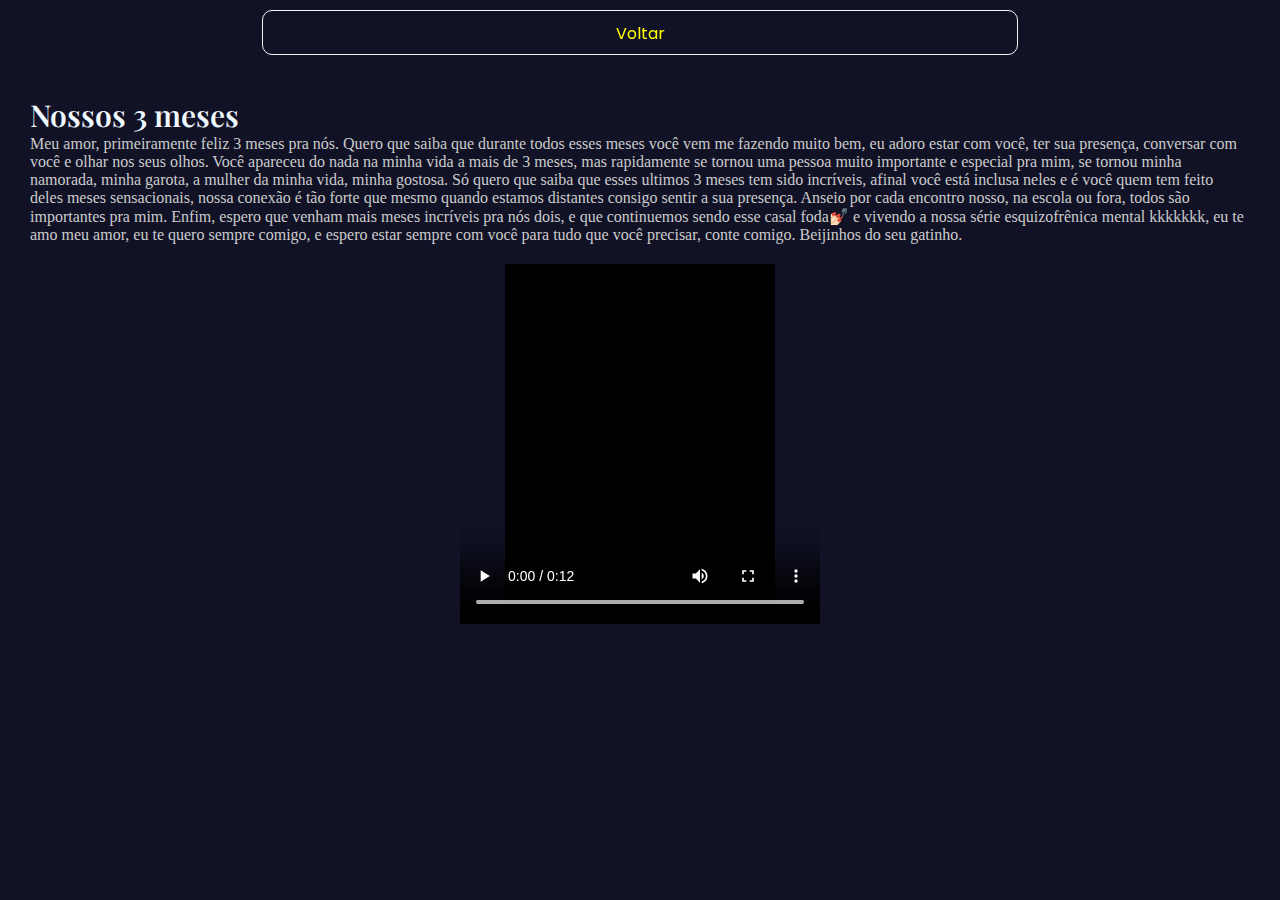
<file: 9-nosso-mes.html>
<!DOCTYPE html>
<html lang="pt-br">
<head>
    <link rel="stylesheet" href="nosso-mes.css">
    <meta charset="UTF-8">
    <meta name="viewport" content="width=device-width, initial-scale=1.0">
    <title>Nosso mês</title>
</head>
<body>
    <main>
        <header>
            <a href="3-select-home.html">Voltar</a>
        </header>
        <div class="container">
            <div class="textos">
                <h1>Nossos 3 meses</h1>
                <p>Meu amor, primeiramente feliz 3 meses pra nós. Quero que saiba que durante todos esses meses você vem me fazendo muito bem, eu adoro estar com você, ter sua presença, conversar com você e olhar nos seus olhos. Você apareceu do nada na minha vida a mais de 3 meses, mas rapidamente se tornou uma pessoa muito importante e especial pra mim, se tornou minha namorada, minha garota, a mulher da minha vida, minha gostosa. Só quero que saiba que esses ultimos 3 meses tem sido incríveis, afinal você está inclusa neles e é você quem tem feito deles meses sensacionais, nossa conexão é tão forte que mesmo quando estamos distantes consigo sentir a sua presença. Anseio por cada encontro nosso, na escola ou fora, todos são importantes pra mim. Enfim, espero que venham mais meses incríveis pra nós dois, e que continuemos sendo esse casal foda💅🏻 e vivendo a nossa série esquizofrênica mental kkkkkkk, eu te amo meu amor, eu te quero sempre comigo, e espero estar sempre com você para tudo que você precisar, conte comigo. Beijinhos do seu gatinho.</p>
          </div>
          <video width="360" height="360" controls>
    <source src="lv_7202551354999590171_20230901022251.mp4" type="video/mp4">
    Seu navegador não suporta o elemento de vídeo.
</video>  
      </div>
   </main>
</body>
</html>
</file>
<file: iloveyou.css>
@import url('https://fonts.googleapis.com/css2?family=Caveat&family=Poppins:wght@500;600&display=swap');
*{
    margin: 0;
    padding: 0;
    box-sizing: border-box;
    font-family: 'Poppins', sans-serif;
    
}
main{
    width: 100vw;
    height: 100vh;
    display: flex;
    align-items: center;
    justify-content: center;
    flex-direction: column;
}
body{
    background-color: #DAC8F7;
}
.conteudos{
    width: 100%;
    display: flex;
    align-items: center;
    flex-direction: column;
}
.conteudos img{
    width: 150px;
  
}
.conteudos h2{
    color: #ffffff;
    margin-top: 15px;
}
.conteudos p{
    color: white;
    font-weight: 300;
}
form{
    width: 100%;
    display: flex;
    flex-direction: column;
    padding: 20px;
}
form input{
    height: 45px;
    margin-top: 15px;
    border-radius: 10px;
    outline: none;
    border: none;
    background-color: grey;
    padding: 10px;
    color: aliceblue;
}
form input::placeholder{
    color: aliceblue;
    
}
form button{
    margin-top: 15px;
    border:none;
    
}
.shadow__btn {
  padding: 10px 20px;
  border: none;
  font-size: 17px;
  color: #fff;
  border-radius: 7px;
  letter-spacing: 4px;
  font-weight: 700;
  text-transform: uppercase;
  -webkit-transition: 0.5s;
  transition: 0.5s;
  -webkit-transition-property: -webkit-box-shadow;
  transition-property: -webkit-box-shadow;
  transition-property: box-shadow;
  transition-property: box-shadow, -webkit-box-shadow;
}

.shadow__btn {
  background: rgb(131, 18, 252);
  -webkit-box-shadow: 0 0 25px rgb(131, 18, 252);
          box-shadow: 0 0 25px rgb(131, 18, 252);
}

.shadow__btn:hover {
  -webkit-box-shadow: 0 0 5px rgb(131, 18, 252),
              0 0 25px rgb(131, 18, 252),
              0 0 50px rgb(131, 18, 252),
              0 0 100px rgb(131, 18, 252);
          box-shadow: 0 0 5px rgb(131, 18, 252),
              0 0 25px rgb(131, 18, 252),
              0 0 50px rgb(131, 18, 252),
              0 0 100px rgb(131, 18, 252);
}
</file>
<file: pensamento.css>
*{
  margin: 0;
  padding: 0;
  box-sizing: border-box;
  font-family: Arial, Helvetica, sans-serif;
}
html{
  background-color: #ffffff;
}
body{
  background-color:#ffffff;
}
nav{
  padding: 10px;
  display: flex;
  justify-content: center;
  align-items: center;
  flex-direction: column;
}
.gatinho-pensando{
  width: 230px;
  margin-top: 10px;
}
h1,h2{
  font-size: 33px;
  margin-bottom: 10px;
  color: #D9A5AA;
}
.titulo{
  font-size:33px;
  color:#D9A5AA;
}
.sub-titulo{
  font-size:33px;
  color:#D9A5AA;
  margin-bottom:10px;
}

:root {
	--size-header: 2.25rem;
	--size-accordion-title: 1.25rem;
	--size-accordion-content: 1rem;
	--animation-speed: 100;
	--slide-ease: cubic-bezier(0.86, 0, 0.07, 1);
	--slide-duration: calc(400ms * 100 / var(--animation-speed));
	--slide-delay: calc(450ms * 100 / var(--animation-speed));
	--circle-duration: calc(900ms * 100 / var(--animation-speed));
}

*,
*::before,
*::after {
	position: relative;
	left: 0;
	top: 0;
	box-sizing: border-box;
}

a,
p,
h1 {
	margin: 0;
}



body {
	
	font-family: Nunito, Arial, Helvetica, sans-serif;
	font-weight: 600;
	margin: 0;
	display: grid;
	place-items: center;
	padding: 2rem 2rem;
	min-height: 100%;
}

html,
body {
	scroll-behavior: smooth;
	scroll-padding-top: 1rem;
}

main > h1 {
	font-size: var(--size-header);
	margin-bottom: 1.25rem;
	color: #fff;
}

::selection {
	background-color: rgba(0, 0, 0, 0.4)
}

.accordion {
	--circle-x: 1.8rem;
	--circle-y: 0;
	--circle-r: 200%;
	--circle-bg:#fff;
	color: #000;
	margin-top: 10px;

	background-color: var(--circle-bg);
	max-width: 56ch;
	margin-bottom: 1rem;
	border-radius: min(8px, 0.5rem);

	display: grid;
	grid-template-rows: 0fr 0fr;
	transition-timing-function: var(--slide-ease);
	transition-duration: 200ms, 200ms, var(--slide-duration);
	transition-property: opacity, box-shadow, grid-template-rows;
	transition-delay: 0ms, 0ms, var(--slide-delay);
	box-shadow: 0 0 0 2px rgba(0, 0, 0, 0.1);
	opacity: 0.9;
}

.accordion:not(:target):hover {
	box-shadow: 0 0 0 2px rgba(0, 0, 0, 0.5);
}

.accordion:not(:target):active {
	opacity: 1;
	box-shadow: 0 4px 7px 0 rgba(0, 0, 0, 0.3);
}

.accordion,
.content {
	overflow: hidden;
}

.accordion:target {
	--d: 90deg;
	grid-template-rows: 0fr 1fr;
	transition: grid-template-rows var(--slide-ease) var(--slide-duration)
		var(--slide-delay);
}

.wrapper {
	padding-block: 0 1.05rem;
	padding-inline: 1.25rem;
}

.content {
	font-size: var(--size-accordion-content);
	line-height: 140%;
}

.content p {
	margin-bottom: 1rem;
}

.content a {
	color: currentColor;
	font-weight: 800;
	text-decoration: underline;
}

main :last-child,
.content :last-child {
	margin-bottom: 0;
}

.title a {
	padding: 1rem 1.25rem;
	font-size: var(--size-accordion-title);
	font-weight: 800;
	color: currentColor;
	text-decoration: none;
	display: flex;
	flex-direction: row;
	place-items: center;
}


.accordion::before,
.accordion::after {
	content: "";
	position: absolute;
	width: 100%;
	height: 100%;
	
	transform-style: preserve-3d;
	transition-timing-function: ease;
	transition-property: opacity, clip-path, visibility;
	pointer-events: none;
	clip-path: circle(var(--r) at var(--circle-x) var(--circle-y));
	border-radius: inherit;
	z-index: 4;
}

.accordion::before {
	--r: 0%;
	transition-delay: var(--circle-duration), var(--circle-duration), 0ms;
	transition-duration: 0ms, var(--circle-duration), 0ms;
	opacity: 0;
}

.accordion:target::before {
	--r: var(--circle-r);
	transition-delay: 0ms, 0ms, 0ms;
	transition-duration: 0ms, var(--circle-duration), 0ms;
	opacity: 1;
}

.accordion::after {
	--r: var(--circle-r);
	transition-delay: 0ms, 0ms, var(--circle-duration);
	transition-duration: 0ms, var(--circle-duration), 0ms;
	visibility: hidden;
	opacity: 1;
}

.accordion:target:after {
	--r: 0%;
	transition-delay: 0ms, 0ms, 0ms;
	transition-duration: 0ms, 0ms, 0ms;
	visibility: visible;
	opacity: 0;
}

.title a:focus-visible {
	background-color: hsl(0, 100%, 90%);
	outline: none;
}

.accordion:target .title a:focus-visible {
	background-color: hsl(183, 100%, 93%);
}

.paragrafo-inicial{
  color: #BFB4B0;
}
.paragrafo-wrapper{
  color: black;
}

.wrapper::before{
  background-color: salmon;
}
.title:hover{
  background-color: salmon;
  color: black ;
}
</file>
<file: home.css>
@import url('https://fonts.googleapis.com/css2?family=Caveat&family=Lora:ital,wght@1,500&display=swap');

*{
    margin: 0;
    padding: 0;
    box-sizing: border-box;
}
main{
    width:100vw;
    height: 100vh;
}
nav{
    width: 100%;
    height: 100%;
    display: flex;
    justify-content: center;
    align-items: center;
    background-image: url('homewall.jpg');
    background-repeat: no-repeat;
    background-size: cover;
}
blockquote{
    width: 70%;
    padding: 10px;
    background-color: transparent;
    backdrop-filter: blur(3px);
    border: solid 2px aliceblue;
    border-radius: 12px;
    animation: pulse 2s infinite;
}

@keyframes pulse {
  0% {
    transform: scale(1);
    box-shadow: none;
  }
  50% {
    transform: scale(1.1);
    box-shadow: 0px 0px 20px rgb(134, 13, 255);
  }
  100% {
    transform: scale(1);
    box-shadow: none;
  }
}



.frase{
    color: white;
    font-family: 'Lora', serif;
    font-size: 20px;
}
</file>
<file: select-home.css>
@import url('https://fonts.googleapis.com/css2?family=Caveat&family=Poppins:wght@500;600&display=swap');


*{
    box-sizing: border-box;
    padding: 0;
    margin:0 ;
    font-family: 'Poppins', sans-serif;
    
}
main{
    width: 100vw;
    height: 100vh;
    background-color: azure;
    
}

html{
  background-color: azure;
}
header{
    width: 100%;
    margin-bottom: 30px;
}
header h1{
    color:lightcoral;
    font-size: 2.8rem;
    font-weight: 600;
    padding: 10px;
   
    
    
}
.container{
    margin-top: 50px;
    display: flex;
    justify-content: center;
    align-items: center;
    flex-direction: column;
    padding: 20px;
}
.card{
    position: relative;
    display: flex;
    justify-content: center;
    align-items: center;
    flex-direction: column;
    width: 250px;
    height: 340px;
    background-color: white;
    border-radius: 20px;
    transition: 0.5s;
    box-shadow: 0 35px 80px rgba(0,0,0,0.15);
    margin-bottom: 80px;
}
.card:hover{
    height: 400px;
}
.card .img-box{
    position: absolute;
    top: 20px;
    width: 185px;
    height: 220px;
    background-color: wheat;
    border-radius: 12px;
    overflow: hidden;
    transition: 0.5s;
}
.card:hover .img-box{
    top: -100px;
    scale:0.75;
    box-shadow: 0 15px 45px rgba(0,0,0,0.2);
    
}
.card .img-box img{
    position: absolute;
    top: 0;
    left: 0;
    width: 100%;
    height: 100%;
    object-fit: cover;
}
.card .content{
    position: absolute;
    top:252px;
    width: 100%;
    height: 70px;
    padding: 0 30px;
    text-align: center;
    overflow: hidden;
    transition: 0.5s;
}
.card:hover .content{
    top: 130px;
    height: 270px;
}

.card .content h2{
    font-size: 1.5rem;
    font-weight: 600;
    
}
.card .content p{
    text-align:  center;
    font-size: 1.1rem;
    color: darkblue;
    word-break: break-word;
    margin-top: 12px;
}


.card .content a{
    position: relative;
    top: 15px;
    display: inline-block;
    padding: 12px 25px;
    text-decoration: none;
    color: white;
    font-weight: 500;
    background-color: lightgreen;
    border-radius: 10px;
    transition: 0.5s;
}
.card .content a:hover{
    opacity: 0.8;
    scale:0.75;
}
</file>
<file: contador.css>
@import url('https://fonts.googleapis.com/css2?family=Caveat&family=Poppins:wght@500;600&display=swap');



*{
    box-sizing: border-box;
    margin: 0;
    padding: 0;
    font-family: 'Poppins', sans-serif;
}
body{
    background-color: #f0f8ff;
}
main{
    width: 100vw;
    height: 100vh;
    background-color: #f0f8ff;
    padding: 10px;
}
header{
    width: 100%;
    display: flex;
    margin-left: 10px;
}
header a{
    width:80%;
    height: 45px;
    background-color: #FA8072;
    border-radius: 10px;
    border: none;
    text-decoration: none;
    font-size: 1rem;
    margin-left: 30px;
    padding: 10px;
    text-align: center;
    color: #fff;
    
}





nav{
    width: 100%;
    height: 100%;
    background-color: #f0f8ff;
    display: flex;
    flex-direction: column;
    padding: 20px;
    align-items: center;
}
.card{
    background-color:#8a2be2;
    color: #FFFAF0;
    border-radius: 20px;
    width: 90%;
    height: 110px;
    border: none;
    padding: 16px;
    display: flex;
    transition: 0.5s;
    flex-direction: row;
    margin-top: 30px;
    
}


.card h1{
    font-size: 1.7rem;
    text-align: center;
}
.card p{
    text-align: center;
}
.card:hover{
    scale:1.1;
}
.textos{
    width: 100%;
}
.icone{
    width: 100%;
    display: flex;
    justify-content: center;
    align-items: center;
    margin-top: 10px;
}
.icone h1{
    font-size: 1.9rem;
    animation: heartbeat 2s infinite;
}
@keyframes heartbeat {
    0%{
        transform:scale(1);
    }
    50%{
        transform: scale(1.6);
    }
    100%{
        transform: scale(1);
    }
}

.card-tempo{
    background-color: #8a2be2;
    color: #FFFAF0;
    border-radius: 20px;
    width: 90%;
    height: 110px;
    border: none;
    padding: 16px;
    display: flex;
    transition: 0.5s;
    margin-top: 30px;
    
}


.card-tempo h1{
    font-size: 1.7rem;
    word-spacing:6px ;
}
.card-tempo:hover{
    scale:1.1;
}
.textos-tempo{
    width: 100%;
    display: flex;
    align-items: center;
    justify-content: center;
    flex-direction: column;
}
section{
    width: 100%;
    display: flex;
    justify-content: center;
}
.container{
    background-color: #faebd7;
    border-radius: 20px;
    text-align: center;
    width: 90%;
    padding: 10px;
    margin-top: 20px;
    color: #000000;
    height: 260px;
    margin-bottom: 20px;
    transition: 0.5s;
}
container p{
    font-weight: 500;
}
.container:hover{
    scale:1.1;
}
</file>
<file: musicas.css>
@import url('https://fonts.googleapis.com/css2?family=Caveat&family=Poppins:wght@500;600&display=swap');

*{
    margin: 0;
    padding: 0;
    box-sizing: border-box;
    font-family: 'Poppins', sans-serif;
    scroll-behavior: smooth;
}
main{
    width: 100vw;
    height: 100vh;
    padding: 10px;
    background-color: azure;
}
body{
    background-color: azure;
}
header{
    width: 100%;
    display: flex;
    justify-content: center;
    align-items: center;
}
header a{
    width:80%;
    height: 45px;
    background-color:#FA8072 ;
    border-radius: 10px;
    border: none;
    text-decoration: none;
    font-size: 1rem;
    color: #fff;
    padding: 10px;
    text-align: center;
}
.container{
    display: flex;
    flex-direction: column;
    padding: 20px;
    justify-content: center;
    align-items: center;
}
.card{
    width: 300px;
    height: 280px;
    position: relative;
    display: flex;
    margin-top: 20px;
    align-items: center;
    flex-direction: column;
    background-color: #fff;
    border-radius: 15px;
    transition: 0.5s;
    box-shadow: 0 35px 80px rgba(0,0,0,0.15);
}
.imagem{
    margin-top: 10px;
    width:280px ;
    position: absolute;
    height: 220px;
    background-color: wheat;
    border-radius: 12px;
    overflow: hidden;
    transition: 0.5s;
}
.imagem img{
    position: absolute;
    top: 0;
    left: 0;
    width: 100%;
    height: 100%;
    object-fit: cover;
}
.textos{
    position: absolute;
    top:240px;
    width: 100%;
    height: 35px;
    padding: 0 30px;
    text-align: center;
    overflow: hidden;
    transition: 0.5s;
    word-break: break-word;
    text-align: center;
    overflow-x: scroll;
  
    
}
.textos q{
    color: darkblue;
    margin-top: 5px;
}
.card:hover{
    height: 400px;
    .textos{
        height: 150px;
    }
   
}
</file>
<file: declaracoes.css>
@import url('https://fonts.googleapis.com/css2?family=Playfair+Display:wght@600&display=swap');
@import url('https://fonts.googleapis.com/css2?family=Caveat&family=Poppins:wght@500;600&display=swap');
*{
    margin:0 ;
    padding: 0;
    box-sizing: border-box;
}
main{
    width: 100vw;
    height: 100vh;
    padding: 10px;
}
body{
    background-color: #111226;
}
header{
    display: flex;
    width: 100%;
    justify-content: center;
    align-items: center;
}
header a{
    width:60%;
    height: 45px;
    background-color: transparent;
    backdrop-filter: blur(3px);
    border-radius: 10px;
    border: none;
    text-decoration: none;
    font-size: 1rem;
    border: 1px solid #F5F5F5;
    padding: 10px;
    text-align: center;
    color: #FFFF00;
    font-family: 'Poppins', sans-serif;
} 
.container{
    display: flex;
    justify-content: center;
    align-items: center;
    flex-direction: column;
    padding: 20px;
    transition: 0.5s;
}

.container img{
    width: 230px;
    border-radius: 15px;
    transition: 0.5s;
}
.container img:hover{
    scale:0.85;
    box-shadow: 0 35px 80px rgb(166, 147, 55);
}
.textos{
    width: 100%;
    margin-top: 20px;
}
.textos h1{
    color: #f0f8ff;
    font-family: 'Playfair Display', serif;
    font-weight: 600;
    font-size: 30px;
}
.textos p{
    color: #CCCCCC;
}
</file>
<file: nosso-mes.css>
@import url('https://fonts.googleapis.com/css2?family=Playfair+Display:wght@600&display=swap');
@import url('https://fonts.googleapis.com/css2?family=Caveat&family=Poppins:wght@500;600&display=swap');

*{
    margin:0 ;
    padding: 0;
    box-sizing: border-box;
}
main{
    width: 100vw;
    height: 100vh;
    padding: 10px;
}
body{
    background-color: #111226;
}
header{
    display: flex;
    width: 100%;
    justify-content: center;
    align-items: center;
}
header a{
    width:60%;
    height: 45px;
    background-color: transparent;
    backdrop-filter: blur(3px);
    border-radius: 10px;
    border: none;
    text-decoration: none;
    font-size: 1rem;
    border: 1px solid #F5F5F5;
    padding: 10px;
    text-align: center;
    color: #FFFF00;
    font-family: 'Poppins', sans-serif;
} 
.container{
    display: flex;
    justify-content: center;
    align-items: center;
    flex-direction: column;
    padding: 20px;
    transition: 0.5s;
}

/*.container img{
    width: 230px;
    border-radius: 15px;
    transition: 0.5s;
}*/
/*.container img:hover{
    scale:0.85;
    box-shadow: 0 35px 80px rgb(166, 147, 55);
}*/
.textos{
    width: 100%;
    margin-top: 20px;
    margin-bottom: 20px;
    
}
.textos h1{
    color: #f0f8ff;
    font-family: 'Playfair Display', serif;
    font-weight: 600;
    font-size: 30px;
}
.textos p{
    color: #CCCCCC;
}
</file>
